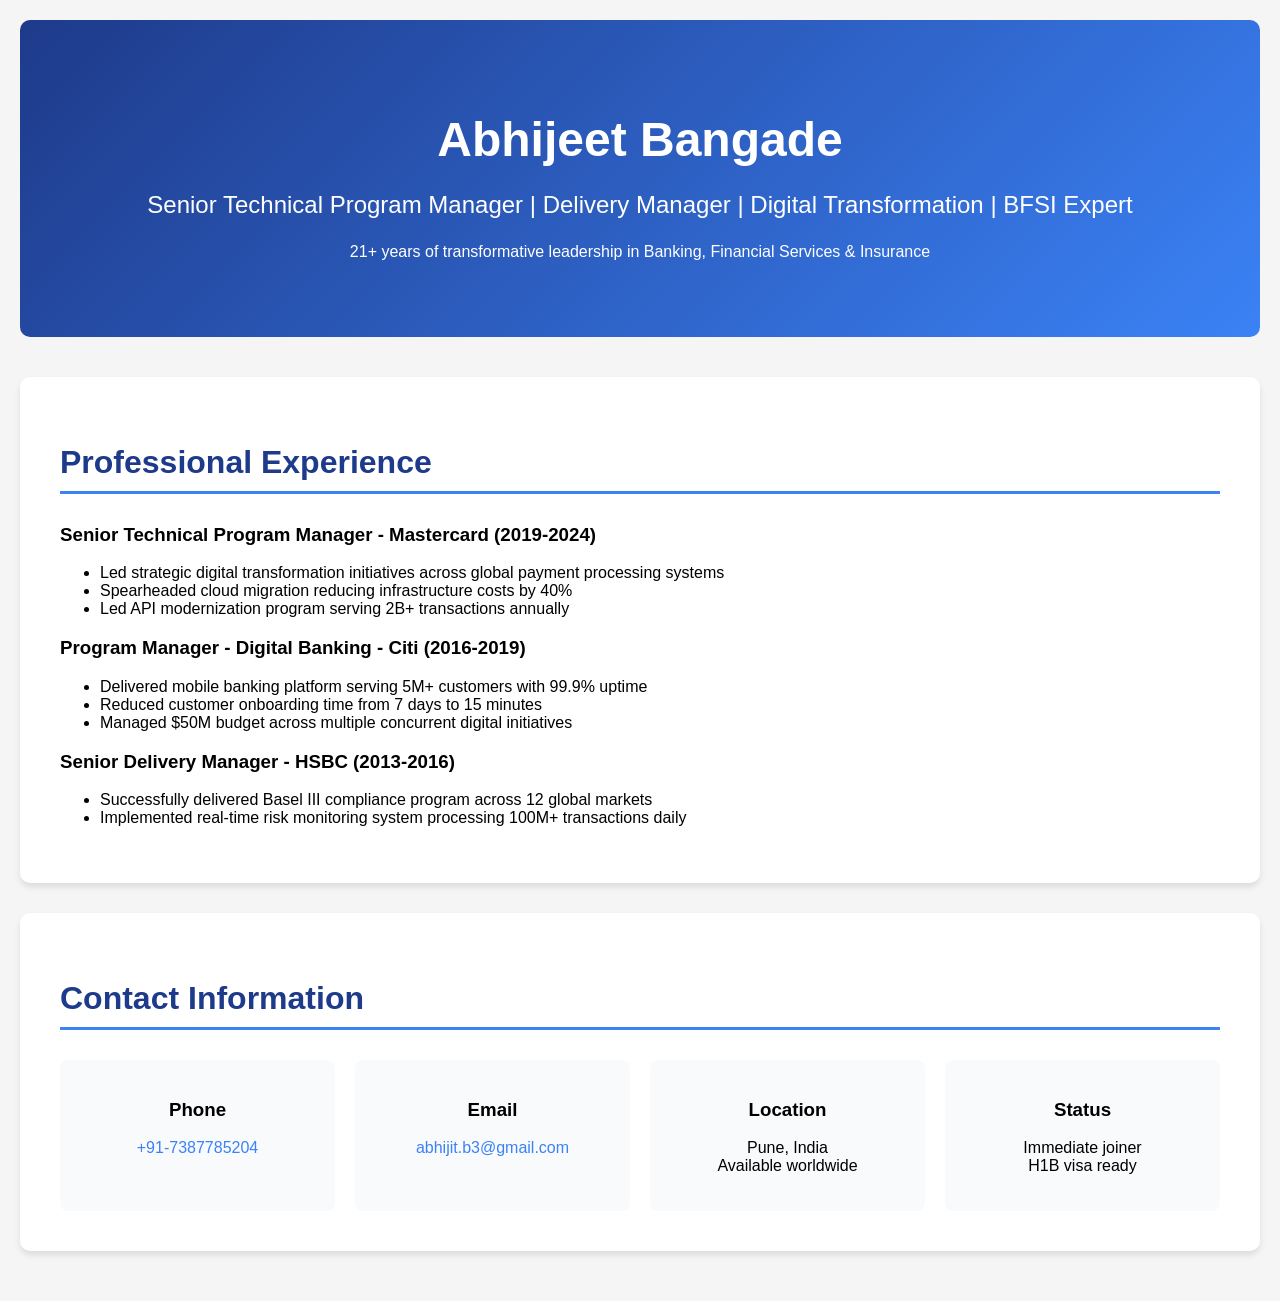
<file: index.html>
<!DOCTYPE html>
<html lang="en">
<head>
    <meta charset="UTF-8">
    <meta name="viewport" content="width=device-width, initial-scale=1.0">
    <title>Abhijeet Bangade - Senior Technical Program Manager | Digital Transformation | BFSI Expert</title>
    <style>
        body { font-family: Arial, sans-serif; margin: 0; padding: 20px; background: #f5f5f5; }
        .header { background: linear-gradient(135deg, #1e3a8a, #3b82f6); color: white; padding: 60px 20px; text-align: center; margin-bottom: 40px; border-radius: 10px; }
        .header h1 { font-size: 3rem; margin-bottom: 20px; }
        .section { background: white; margin: 30px 0; padding: 40px; border-radius: 10px; box-shadow: 0 4px 6px rgba(0,0,0,0.1); }
        .section h2 { color: #1e3a8a; font-size: 2rem; margin-bottom: 30px; border-bottom: 3px solid #3b82f6; padding-bottom: 10px; }
        .contact { display: grid; grid-template-columns: repeat(auto-fit, minmax(250px, 1fr)); gap: 20px; }
        .contact div { text-align: center; padding: 20px; background: #f8fafc; border-radius: 8px; }
        .contact a { color: #3b82f6; text-decoration: none; }
    </style>
</head>
<body>
    <div class="header">
        <h1>Abhijeet Bangade</h1>
        <p style="font-size: 1.5rem;">Senior Technical Program Manager | Delivery Manager | Digital Transformation | BFSI Expert</p>
        <p>21+ years of transformative leadership in Banking, Financial Services & Insurance</p>
    </div>

    <div class="section">
        <h2>Professional Experience</h2>
        <h3>Senior Technical Program Manager - Mastercard (2019-2024)</h3>
        <ul>
            <li>Led strategic digital transformation initiatives across global payment processing systems</li>
            <li>Spearheaded cloud migration reducing infrastructure costs by 40%</li>
            <li>Led API modernization program serving 2B+ transactions annually</li>
        </ul>
        
        <h3>Program Manager - Digital Banking - Citi (2016-2019)</h3>
        <ul>
            <li>Delivered mobile banking platform serving 5M+ customers with 99.9% uptime</li>
            <li>Reduced customer onboarding time from 7 days to 15 minutes</li>
            <li>Managed $50M budget across multiple concurrent digital initiatives</li>
        </ul>
        
        <h3>Senior Delivery Manager - HSBC (2013-2016)</h3>
        <ul>
            <li>Successfully delivered Basel III compliance program across 12 global markets</li>
            <li>Implemented real-time risk monitoring system processing 100M+ transactions daily</li>
        </ul>
    </div>

    <div class="section">
        <h2>Contact Information</h2>
        <div class="contact">
            <div><h3>Phone</h3><a href="tel:+917387785204">+91-7387785204</a></div>
            <div><h3>Email</h3><a href="mailto:abhijit.b3@gmail.com">abhijit.b3@gmail.com</a></div>
            <div><h3>Location</h3><p>Pune, India<br>Available worldwide</p></div>
            <div><h3>Status</h3><p>Immediate joiner<br>H1B visa ready</p></div>
        </div>
    </div>
</body>
</html>
</file>
